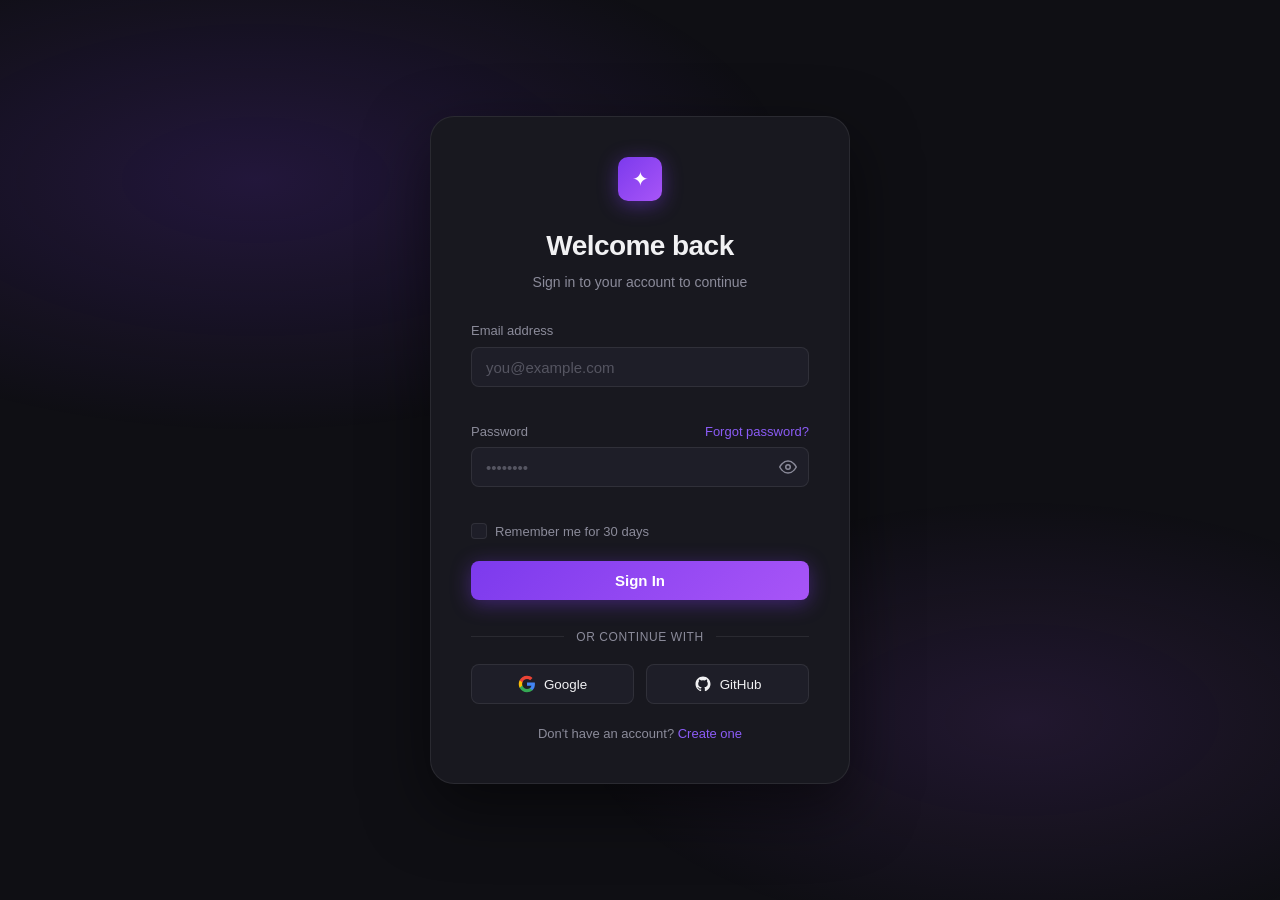
<file: index.html>
<!DOCTYPE html>
<html lang="en">
<head>
  <meta charset="UTF-8" />
  <meta name="viewport" content="width=device-width, initial-scale=1.0" />
  <title>Sign In</title>
  <link rel="stylesheet" href="style.css" />
</head>
<body>
  <div class="page">
    <div class="card">
      <div class="brand">
        <div class="brand-icon">✦</div>
      </div>

      <h1 class="title">Welcome back</h1>
      <p class="subtitle">Sign in to your account to continue</p>

      <form class="form" id="loginForm" novalidate>
        <div class="field">
          <label for="email">Email address</label>
          <input
            type="email"
            id="email"
            name="email"
            placeholder="you@example.com"
            autocomplete="email"
            required
          />
          <span class="field-error" id="emailError"></span>
        </div>

        <div class="field">
          <div class="label-row">
            <label for="password">Password</label>
            <a href="#" class="forgot">Forgot password?</a>
          </div>
          <div class="password-wrap">
            <input
              type="password"
              id="password"
              name="password"
              placeholder="••••••••"
              autocomplete="current-password"
              required
            />
            <button type="button" class="toggle-pw" aria-label="Show password" id="togglePw">
              <svg id="eyeIcon" xmlns="http://www.w3.org/2000/svg" width="18" height="18" fill="none" viewBox="0 0 24 24" stroke="currentColor" stroke-width="2">
                <path d="M1 12s4-8 11-8 11 8 11 8-4 8-11 8-11-8-11-8z"/>
                <circle cx="12" cy="12" r="3"/>
              </svg>
            </button>
          </div>
          <span class="field-error" id="passwordError"></span>
        </div>

        <label class="remember">
          <input type="checkbox" id="remember" name="remember" />
          <span class="check-box"></span>
          <span class="remember-text">Remember me for 30 days</span>
        </label>

        <button type="submit" class="btn-primary" id="submitBtn">
          <span class="btn-text">Sign In</span>
          <span class="btn-loader" hidden></span>
        </button>
      </form>

      <div class="divider"><span>or continue with</span></div>

      <div class="social-row">
        <button type="button" class="btn-social">
          <svg width="18" height="18" viewBox="0 0 24 24" xmlns="http://www.w3.org/2000/svg">
            <path d="M22.56 12.25c0-.78-.07-1.53-.2-2.25H12v4.26h5.92c-.26 1.37-1.04 2.53-2.21 3.31v2.77h3.57c2.08-1.92 3.28-4.74 3.28-8.09z" fill="#4285F4"/>
            <path d="M12 23c2.97 0 5.46-.98 7.28-2.66l-3.57-2.77c-.98.66-2.23 1.06-3.71 1.06-2.86 0-5.29-1.93-6.16-4.53H2.18v2.84C3.99 20.53 7.7 23 12 23z" fill="#34A853"/>
            <path d="M5.84 14.09c-.22-.66-.35-1.36-.35-2.09s.13-1.43.35-2.09V7.07H2.18C1.43 8.55 1 10.22 1 12s.43 3.45 1.18 4.93l3.66-2.84z" fill="#FBBC05"/>
            <path d="M12 5.38c1.62 0 3.06.56 4.21 1.64l3.15-3.15C17.45 2.09 14.97 1 12 1 7.7 1 3.99 3.47 2.18 7.07l3.66 2.84c.87-2.6 3.3-4.53 6.16-4.53z" fill="#EA4335"/>
          </svg>
          Google
        </button>
        <button type="button" class="btn-social">
          <svg width="18" height="18" viewBox="0 0 24 24" fill="currentColor" xmlns="http://www.w3.org/2000/svg">
            <path d="M12 2C6.477 2 2 6.477 2 12c0 4.42 2.865 8.166 6.839 9.489.5.092.682-.217.682-.482 0-.237-.008-.866-.013-1.7-2.782.604-3.369-1.34-3.369-1.34-.454-1.156-1.11-1.462-1.11-1.462-.908-.62.069-.608.069-.608 1.003.07 1.531 1.03 1.531 1.03.892 1.529 2.341 1.087 2.91.832.092-.647.35-1.088.636-1.338-2.22-.253-4.555-1.11-4.555-4.943 0-1.091.39-1.984 1.029-2.683-.103-.253-.446-1.27.098-2.647 0 0 .84-.269 2.75 1.025A9.578 9.578 0 0 1 12 6.836a9.59 9.59 0 0 1 2.504.337c1.909-1.294 2.747-1.025 2.747-1.025.546 1.377.202 2.394.1 2.647.64.699 1.028 1.592 1.028 2.683 0 3.842-2.339 4.687-4.566 4.935.359.309.678.919.678 1.852 0 1.336-.012 2.415-.012 2.743 0 .267.18.578.688.48C19.138 20.163 22 16.418 22 12c0-5.523-4.477-10-10-10z"/>
          </svg>
          GitHub
        </button>
      </div>

      <p class="signup-link">
        Don't have an account? <a href="#">Create one</a>
      </p>
    </div>
  </div>

  <script src="script.js"></script>
</body>
</html>
</file>
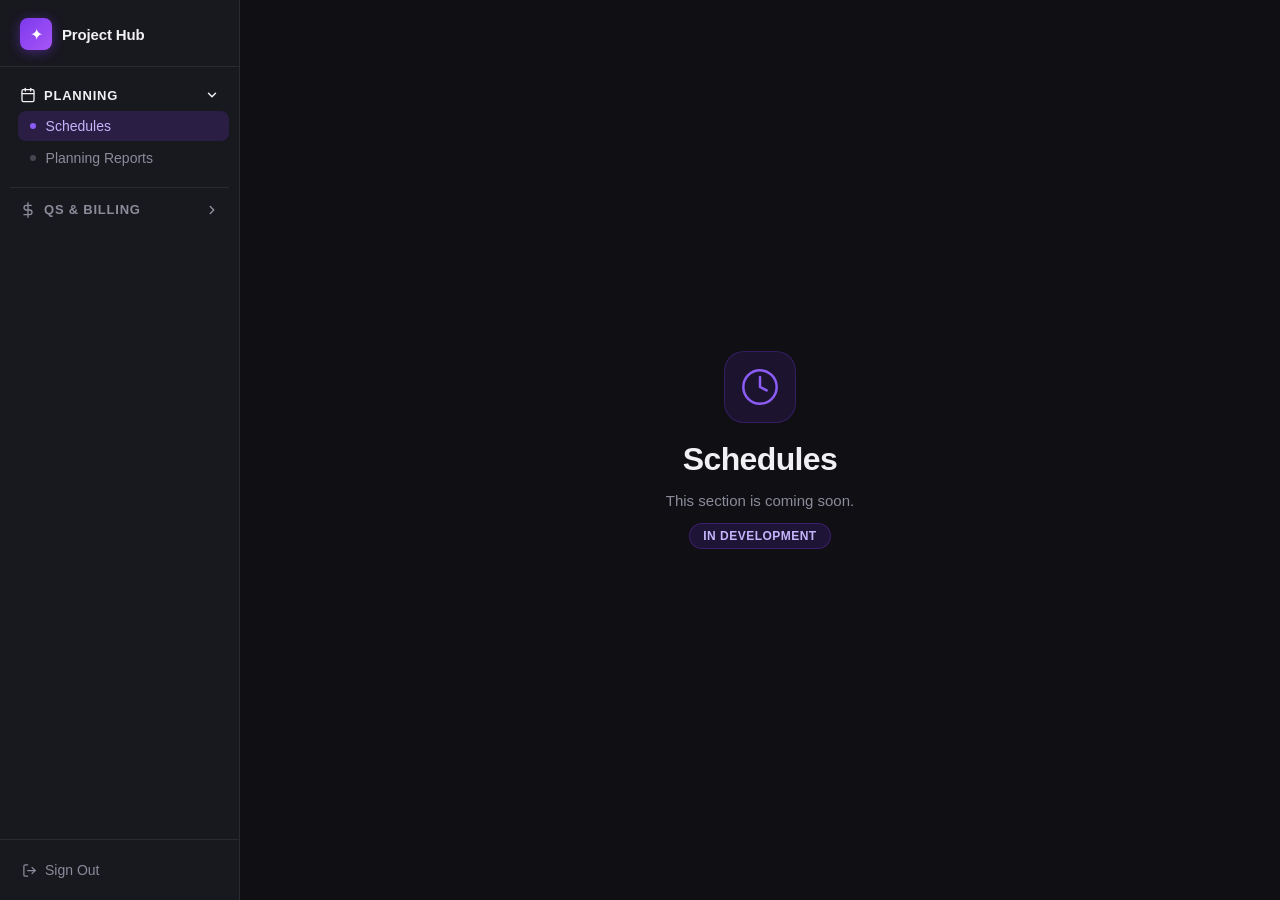
<file: dashboard.html>
<!DOCTYPE html>
<html lang="en">
<head>
  <meta charset="UTF-8" />
  <meta name="viewport" content="width=device-width, initial-scale=1.0" />
  <title>Dashboard</title>
  <link rel="stylesheet" href="dashboard.css" />
</head>
<body>

  <!-- Mobile top bar -->
  <header class="topbar">
    <button class="burger" id="burger" aria-label="Toggle sidebar">
      <span></span><span></span><span></span>
    </button>
    <div class="topbar-brand">
      <div class="brand-icon">✦</div>
      <span>Dashboard</span>
    </div>
  </header>

  <div class="layout">

    <!-- Sidebar overlay (mobile) -->
    <div class="overlay" id="overlay"></div>

    <!-- Sidebar -->
    <aside class="sidebar" id="sidebar">
      <div class="sidebar-header">
        <div class="brand-icon">✦</div>
        <span class="sidebar-title">Project Hub</span>
      </div>

      <nav class="nav">

        <!-- Planning group -->
        <div class="nav-group" id="group-planning">
          <button
            class="nav-group-btn"
            aria-expanded="true"
            data-group="planning"
          >
            <span class="nav-icon">
              <svg width="16" height="16" viewBox="0 0 24 24" fill="none" stroke="currentColor" stroke-width="2" stroke-linecap="round" stroke-linejoin="round">
                <rect x="3" y="4" width="18" height="18" rx="2"/>
                <line x1="16" y1="2" x2="16" y2="6"/><line x1="8" y1="2" x2="8" y2="6"/>
                <line x1="3" y1="10" x2="21" y2="10"/>
              </svg>
            </span>
            <span class="nav-label">Planning</span>
            <span class="chevron">
              <svg width="14" height="14" viewBox="0 0 24 24" fill="none" stroke="currentColor" stroke-width="2.5" stroke-linecap="round" stroke-linejoin="round">
                <polyline points="6 9 12 15 18 9"/>
              </svg>
            </span>
          </button>
          <div class="nav-children" id="children-planning">
            <button class="nav-item active" data-tab="Schedules">
              <span class="nav-dot"></span>Schedules
            </button>
            <button class="nav-item" data-tab="Planning Reports">
              <span class="nav-dot"></span>Planning Reports
            </button>
          </div>
        </div>

        <!-- QS & Billing group -->
        <div class="nav-group" id="group-qs">
          <button
            class="nav-group-btn"
            aria-expanded="false"
            data-group="qs"
          >
            <span class="nav-icon">
              <svg width="16" height="16" viewBox="0 0 24 24" fill="none" stroke="currentColor" stroke-width="2" stroke-linecap="round" stroke-linejoin="round">
                <line x1="12" y1="1" x2="12" y2="23"/>
                <path d="M17 5H9.5a3.5 3.5 0 0 0 0 7h5a3.5 3.5 0 0 1 0 7H6"/>
              </svg>
            </span>
            <span class="nav-label">QS &amp; Billing</span>
            <span class="chevron">
              <svg width="14" height="14" viewBox="0 0 24 24" fill="none" stroke="currentColor" stroke-width="2.5" stroke-linecap="round" stroke-linejoin="round">
                <polyline points="6 9 12 15 18 9"/>
              </svg>
            </span>
          </button>
          <div class="nav-children collapsed" id="children-qs">
            <button class="nav-item" data-tab="BOQs">
              <span class="nav-dot"></span>BOQs
            </button>
            <button class="nav-item" data-tab="NT Items">
              <span class="nav-dot"></span>NT Items
            </button>
            <button class="nav-item" data-tab="Billing">
              <span class="nav-dot"></span>Billing
            </button>
          </div>
        </div>

      </nav>

      <div class="sidebar-footer">
        <a href="index.html" class="btn-logout">
          <svg width="15" height="15" viewBox="0 0 24 24" fill="none" stroke="currentColor" stroke-width="2" stroke-linecap="round" stroke-linejoin="round">
            <path d="M9 21H5a2 2 0 0 1-2-2V5a2 2 0 0 1 2-2h4"/>
            <polyline points="16 17 21 12 16 7"/>
            <line x1="21" y1="12" x2="9" y2="12"/>
          </svg>
          Sign Out
        </a>
      </div>
    </aside>

    <!-- Main content -->
    <main class="main" id="main">
      <div class="content-area">
        <div class="coming-soon">
          <div class="cs-icon">
            <svg width="40" height="40" viewBox="0 0 24 24" fill="none" stroke="currentColor" stroke-width="1.5" stroke-linecap="round" stroke-linejoin="round">
              <circle cx="12" cy="12" r="10"/>
              <polyline points="12 6 12 12 16 14"/>
            </svg>
          </div>
          <h2 class="cs-title" id="csTitle">Schedules</h2>
          <p class="cs-text">This section is coming soon.</p>
          <span class="cs-badge">In Development</span>
        </div>
      </div>
    </main>

  </div>

  <script src="dashboard.js"></script>
</body>
</html>
</file>
<file: style.css>
*, *::before, *::after {
  box-sizing: border-box;
  margin: 0;
  padding: 0;
}

:root {
  --bg: #0f0f14;
  --surface: #18181f;
  --surface-alt: #1e1e28;
  --border: rgba(255, 255, 255, 0.08);
  --border-focus: rgba(139, 92, 246, 0.6);
  --text: #f1f1f3;
  --text-muted: #8b8b9a;
  --accent: #7c3aed;
  --accent-light: #8b5cf6;
  --accent-hover: #6d28d9;
  --gradient: linear-gradient(135deg, #7c3aed 0%, #a855f7 100%);
  --error: #f87171;
  --radius: 12px;
  --radius-sm: 8px;
  --shadow: 0 24px 64px rgba(0, 0, 0, 0.5);
}

html {
  font-size: 16px;
}

body {
  font-family: -apple-system, BlinkMacSystemFont, "Segoe UI", Roboto, sans-serif;
  background: var(--bg);
  color: var(--text);
  min-height: 100dvh;
  display: flex;
  align-items: center;
  justify-content: center;
  padding: clamp(1rem, 4vw, 2rem);
  line-height: 1.5;
}

/* ── Background glow ── */
body::before {
  content: "";
  position: fixed;
  inset: 0;
  background:
    radial-gradient(ellipse 60% 40% at 20% 20%, rgba(124, 58, 237, 0.18) 0%, transparent 70%),
    radial-gradient(ellipse 50% 35% at 80% 80%, rgba(168, 85, 247, 0.12) 0%, transparent 70%);
  pointer-events: none;
  z-index: 0;
}

/* ── Card ── */
.page {
  position: relative;
  z-index: 1;
  width: 100%;
  display: flex;
  justify-content: center;
}

.card {
  background: var(--surface);
  border: 1px solid var(--border);
  border-radius: clamp(16px, 3vw, 24px);
  padding: clamp(1.5rem, 5vw, 2.5rem) clamp(1.25rem, 5vw, 2.5rem);
  width: 100%;
  max-width: 420px;
  box-shadow: var(--shadow);
}

/* ── Brand ── */
.brand {
  display: flex;
  justify-content: center;
  margin-bottom: 1.5rem;
}

.brand-icon {
  width: 44px;
  height: 44px;
  background: var(--gradient);
  border-radius: 10px;
  display: grid;
  place-items: center;
  font-size: 1.25rem;
  color: #fff;
  box-shadow: 0 4px 20px rgba(124, 58, 237, 0.45);
}

/* ── Headings ── */
.title {
  font-size: clamp(1.4rem, 4vw, 1.75rem);
  font-weight: 700;
  text-align: center;
  letter-spacing: -0.02em;
  margin-bottom: 0.35rem;
}

.subtitle {
  font-size: 0.875rem;
  color: var(--text-muted);
  text-align: center;
  margin-bottom: 1.75rem;
}

/* ── Form ── */
.form {
  display: flex;
  flex-direction: column;
  gap: 1rem;
}

.field {
  display: flex;
  flex-direction: column;
  gap: 0.4rem;
}

.label-row {
  display: flex;
  justify-content: space-between;
  align-items: center;
}

label {
  font-size: 0.8125rem;
  font-weight: 500;
  color: var(--text-muted);
}

input[type="email"],
input[type="password"],
input[type="text"] {
  width: 100%;
  padding: 0.65rem 0.875rem;
  background: var(--surface-alt);
  border: 1px solid var(--border);
  border-radius: var(--radius-sm);
  color: var(--text);
  font-size: 0.9375rem;
  outline: none;
  transition: border-color 0.2s, box-shadow 0.2s;
}

input::placeholder {
  color: rgba(139, 139, 154, 0.5);
}

input:focus {
  border-color: var(--border-focus);
  box-shadow: 0 0 0 3px rgba(124, 58, 237, 0.18);
}

input.error {
  border-color: var(--error);
}

.field-error {
  font-size: 0.75rem;
  color: var(--error);
  min-height: 1em;
}

/* ── Password toggle ── */
.password-wrap {
  position: relative;
}

.password-wrap input {
  padding-right: 2.75rem;
}

.toggle-pw {
  position: absolute;
  right: 0.75rem;
  top: 50%;
  transform: translateY(-50%);
  background: none;
  border: none;
  cursor: pointer;
  color: var(--text-muted);
  display: grid;
  place-items: center;
  padding: 0;
  transition: color 0.2s;
}

.toggle-pw:hover {
  color: var(--text);
}

/* ── Remember me ── */
.remember {
  display: flex;
  align-items: center;
  gap: 0.5rem;
  cursor: pointer;
  user-select: none;
}

.remember input[type="checkbox"] {
  display: none;
}

.check-box {
  width: 16px;
  height: 16px;
  min-width: 16px;
  border: 1.5px solid var(--border);
  border-radius: 4px;
  background: var(--surface-alt);
  display: grid;
  place-items: center;
  transition: background 0.2s, border-color 0.2s;
}

.remember input:checked + .check-box {
  background: var(--accent);
  border-color: var(--accent);
}

.remember input:checked + .check-box::after {
  content: "";
  width: 8px;
  height: 5px;
  border-left: 2px solid #fff;
  border-bottom: 2px solid #fff;
  transform: rotate(-45deg) translate(1px, -1px);
  display: block;
}

.remember-text {
  font-size: 0.8125rem;
  color: var(--text-muted);
}

/* ── Primary button ── */
.btn-primary {
  width: 100%;
  padding: 0.7rem 1rem;
  background: var(--gradient);
  border: none;
  border-radius: var(--radius-sm);
  color: #fff;
  font-size: 0.9375rem;
  font-weight: 600;
  cursor: pointer;
  margin-top: 0.25rem;
  transition: opacity 0.2s, transform 0.15s, box-shadow 0.2s;
  box-shadow: 0 4px 20px rgba(124, 58, 237, 0.4);
  display: flex;
  align-items: center;
  justify-content: center;
  gap: 0.5rem;
}

.btn-primary:hover {
  opacity: 0.9;
  box-shadow: 0 6px 28px rgba(124, 58, 237, 0.55);
}

.btn-primary:active {
  transform: scale(0.98);
}

.btn-primary:disabled {
  opacity: 0.6;
  cursor: not-allowed;
  transform: none;
}

/* Loader spinner */
.btn-loader {
  width: 16px;
  height: 16px;
  border: 2px solid rgba(255,255,255,0.3);
  border-top-color: #fff;
  border-radius: 50%;
  animation: spin 0.7s linear infinite;
}

@keyframes spin {
  to { transform: rotate(360deg); }
}

/* ── Divider ── */
.divider {
  position: relative;
  text-align: center;
  margin: 1.5rem 0 1rem;
}

.divider::before {
  content: "";
  position: absolute;
  inset: 50% 0 auto;
  height: 1px;
  background: var(--border);
}

.divider span {
  position: relative;
  background: var(--surface);
  padding: 0 0.75rem;
  font-size: 0.75rem;
  color: var(--text-muted);
  text-transform: uppercase;
  letter-spacing: 0.05em;
}

/* ── Social buttons ── */
.social-row {
  display: flex;
  gap: 0.75rem;
}

.btn-social {
  flex: 1;
  display: flex;
  align-items: center;
  justify-content: center;
  gap: 0.5rem;
  padding: 0.6rem 0.5rem;
  background: var(--surface-alt);
  border: 1px solid var(--border);
  border-radius: var(--radius-sm);
  color: var(--text);
  font-size: 0.8375rem;
  font-weight: 500;
  cursor: pointer;
  transition: background 0.2s, border-color 0.2s;
}

.btn-social:hover {
  background: rgba(255,255,255,0.06);
  border-color: rgba(255,255,255,0.15);
}

/* ── Sign up link ── */
.signup-link {
  text-align: center;
  font-size: 0.8125rem;
  color: var(--text-muted);
  margin-top: 1.25rem;
}

.signup-link a,
.forgot {
  color: var(--accent-light);
  text-decoration: none;
  font-size: 0.8125rem;
  font-weight: 500;
  transition: color 0.2s;
}

.signup-link a:hover,
.forgot:hover {
  color: #c084fc;
  text-decoration: underline;
}

/* ── Responsive tweaks ── */
@media (max-width: 400px) {
  .card {
    border-radius: 16px;
  }

  .social-row {
    flex-direction: column;
  }
}

@media (min-width: 768px) {
  .card {
    padding: 2.5rem;
  }
}
</file>
<file: dashboard.css>
*, *::before, *::after {
  box-sizing: border-box;
  margin: 0;
  padding: 0;
}

:root {
  --bg: #0f0f14;
  --surface: #18181f;
  --surface-alt: #1e1e28;
  --surface-hover: #22222e;
  --border: rgba(255, 255, 255, 0.08);
  --text: #f1f1f3;
  --text-muted: #8b8b9a;
  --accent: #7c3aed;
  --accent-light: #8b5cf6;
  --gradient: linear-gradient(135deg, #7c3aed 0%, #a855f7 100%);
  --sidebar-w: 240px;
  --topbar-h: 52px;
  --radius-sm: 8px;
}

html, body {
  height: 100%;
}

body {
  font-family: -apple-system, BlinkMacSystemFont, "Segoe UI", Roboto, sans-serif;
  background: var(--bg);
  color: var(--text);
  overflow-x: hidden;
}

/* ── Top bar (mobile only) ── */
.topbar {
  display: none;
  position: fixed;
  top: 0;
  left: 0;
  right: 0;
  height: var(--topbar-h);
  background: var(--surface);
  border-bottom: 1px solid var(--border);
  align-items: center;
  padding: 0 1rem;
  gap: 0.75rem;
  z-index: 200;
}

.topbar-brand {
  display: flex;
  align-items: center;
  gap: 0.5rem;
  font-weight: 600;
  font-size: 0.9375rem;
}

.burger {
  background: none;
  border: none;
  cursor: pointer;
  display: flex;
  flex-direction: column;
  gap: 4px;
  padding: 4px;
}

.burger span {
  display: block;
  width: 20px;
  height: 2px;
  background: var(--text);
  border-radius: 2px;
  transition: transform 0.25s, opacity 0.25s;
}

.burger.open span:nth-child(1) { transform: translateY(6px) rotate(45deg); }
.burger.open span:nth-child(2) { opacity: 0; }
.burger.open span:nth-child(3) { transform: translateY(-6px) rotate(-45deg); }

/* ── Layout ── */
.layout {
  display: flex;
  min-height: 100dvh;
}

/* ── Overlay (mobile) ── */
.overlay {
  display: none;
  position: fixed;
  inset: 0;
  background: rgba(0,0,0,0.55);
  z-index: 150;
  backdrop-filter: blur(2px);
}

.overlay.show { display: block; }

/* ── Sidebar ── */
.sidebar {
  width: var(--sidebar-w);
  min-height: 100dvh;
  background: var(--surface);
  border-right: 1px solid var(--border);
  display: flex;
  flex-direction: column;
  position: fixed;
  top: 0;
  left: 0;
  bottom: 0;
  z-index: 160;
  transition: transform 0.28s cubic-bezier(0.4, 0, 0.2, 1);
}

.sidebar-header {
  display: flex;
  align-items: center;
  gap: 0.625rem;
  padding: 1.125rem 1.25rem 1rem;
  border-bottom: 1px solid var(--border);
}

.brand-icon {
  width: 32px;
  height: 32px;
  min-width: 32px;
  background: var(--gradient);
  border-radius: 8px;
  display: grid;
  place-items: center;
  font-size: 1rem;
  color: #fff;
  box-shadow: 0 2px 12px rgba(124, 58, 237, 0.45);
}

.sidebar-title {
  font-size: 0.9375rem;
  font-weight: 700;
  letter-spacing: -0.01em;
}

/* ── Nav ── */
.nav {
  flex: 1;
  padding: 0.75rem 0.625rem;
  overflow-y: auto;
  display: flex;
  flex-direction: column;
  gap: 0.25rem;
}

.nav-group {
  display: flex;
  flex-direction: column;
}

.nav-group-btn {
  display: flex;
  align-items: center;
  gap: 0.5rem;
  width: 100%;
  padding: 0.5rem 0.625rem;
  border: none;
  background: none;
  color: var(--text-muted);
  font-size: 0.8125rem;
  font-weight: 600;
  text-transform: uppercase;
  letter-spacing: 0.06em;
  cursor: pointer;
  border-radius: var(--radius-sm);
  transition: background 0.15s, color 0.15s;
  text-align: left;
}

.nav-group-btn:hover {
  background: var(--surface-hover);
  color: var(--text);
}

.nav-group-btn[aria-expanded="true"] {
  color: var(--text);
}

.nav-group-btn[aria-expanded="true"] .chevron {
  transform: rotate(0deg);
}

.nav-icon {
  display: grid;
  place-items: center;
  flex-shrink: 0;
}

.nav-label {
  flex: 1;
}

.chevron {
  display: grid;
  place-items: center;
  transition: transform 0.22s ease;
  transform: rotate(-90deg);
  flex-shrink: 0;
}

/* Children list */
.nav-children {
  display: flex;
  flex-direction: column;
  gap: 1px;
  overflow: hidden;
  max-height: 400px;
  transition: max-height 0.28s ease, opacity 0.22s ease;
  opacity: 1;
  padding-left: 0.5rem;
  margin-bottom: 0.375rem;
}

.nav-children.collapsed {
  max-height: 0;
  opacity: 0;
}

.nav-item {
  display: flex;
  align-items: center;
  gap: 0.6rem;
  width: 100%;
  padding: 0.45rem 0.625rem 0.45rem 0.75rem;
  border: none;
  background: none;
  color: var(--text-muted);
  font-size: 0.875rem;
  font-weight: 400;
  cursor: pointer;
  border-radius: var(--radius-sm);
  transition: background 0.15s, color 0.15s;
  text-align: left;
  position: relative;
}

.nav-item:hover {
  background: var(--surface-hover);
  color: var(--text);
}

.nav-item.active {
  background: rgba(124, 58, 237, 0.18);
  color: #c4b5fd;
}

.nav-item.active .nav-dot {
  background: var(--accent-light);
}

.nav-dot {
  width: 6px;
  height: 6px;
  min-width: 6px;
  border-radius: 50%;
  background: rgba(139, 139, 154, 0.4);
  transition: background 0.15s;
}

/* Group divider */
.nav-group + .nav-group {
  border-top: 1px solid var(--border);
  padding-top: 0.375rem;
  margin-top: 0.25rem;
}

/* ── Sidebar footer ── */
.sidebar-footer {
  padding: 0.875rem 0.625rem;
  border-top: 1px solid var(--border);
}

.btn-logout {
  display: flex;
  align-items: center;
  gap: 0.5rem;
  width: 100%;
  padding: 0.5rem 0.75rem;
  border-radius: var(--radius-sm);
  color: var(--text-muted);
  font-size: 0.875rem;
  text-decoration: none;
  transition: background 0.15s, color 0.15s;
}

.btn-logout:hover {
  background: var(--surface-hover);
  color: var(--text);
}

/* ── Main content ── */
.main {
  flex: 1;
  margin-left: var(--sidebar-w);
  min-height: 100dvh;
  display: flex;
  flex-direction: column;
}

.content-area {
  flex: 1;
  display: flex;
  align-items: center;
  justify-content: center;
  padding: clamp(1.5rem, 4vw, 3rem);
}

/* ── Coming Soon ── */
.coming-soon {
  text-align: center;
  display: flex;
  flex-direction: column;
  align-items: center;
  gap: 0.875rem;
  animation: fadeUp 0.35s ease both;
}

@keyframes fadeUp {
  from { opacity: 0; transform: translateY(16px); }
  to   { opacity: 1; transform: translateY(0); }
}

.cs-icon {
  width: 72px;
  height: 72px;
  border-radius: 20px;
  background: rgba(124, 58, 237, 0.12);
  border: 1px solid rgba(124, 58, 237, 0.25);
  display: grid;
  place-items: center;
  color: var(--accent-light);
  margin-bottom: 0.25rem;
}

.cs-title {
  font-size: clamp(1.5rem, 4vw, 2rem);
  font-weight: 700;
  letter-spacing: -0.02em;
  color: var(--text);
}

.cs-text {
  font-size: 0.9375rem;
  color: var(--text-muted);
}

.cs-badge {
  display: inline-block;
  padding: 0.3rem 0.85rem;
  background: rgba(124, 58, 237, 0.15);
  border: 1px solid rgba(124, 58, 237, 0.3);
  color: #c4b5fd;
  font-size: 0.75rem;
  font-weight: 600;
  letter-spacing: 0.04em;
  border-radius: 100px;
  text-transform: uppercase;
}

/* ── Responsive ── */
@media (max-width: 768px) {
  .topbar { display: flex; }

  .layout { padding-top: var(--topbar-h); }

  .sidebar {
    transform: translateX(-100%);
    top: 0;
  }

  .sidebar.open { transform: translateX(0); }

  .main { margin-left: 0; }
}
</file>
